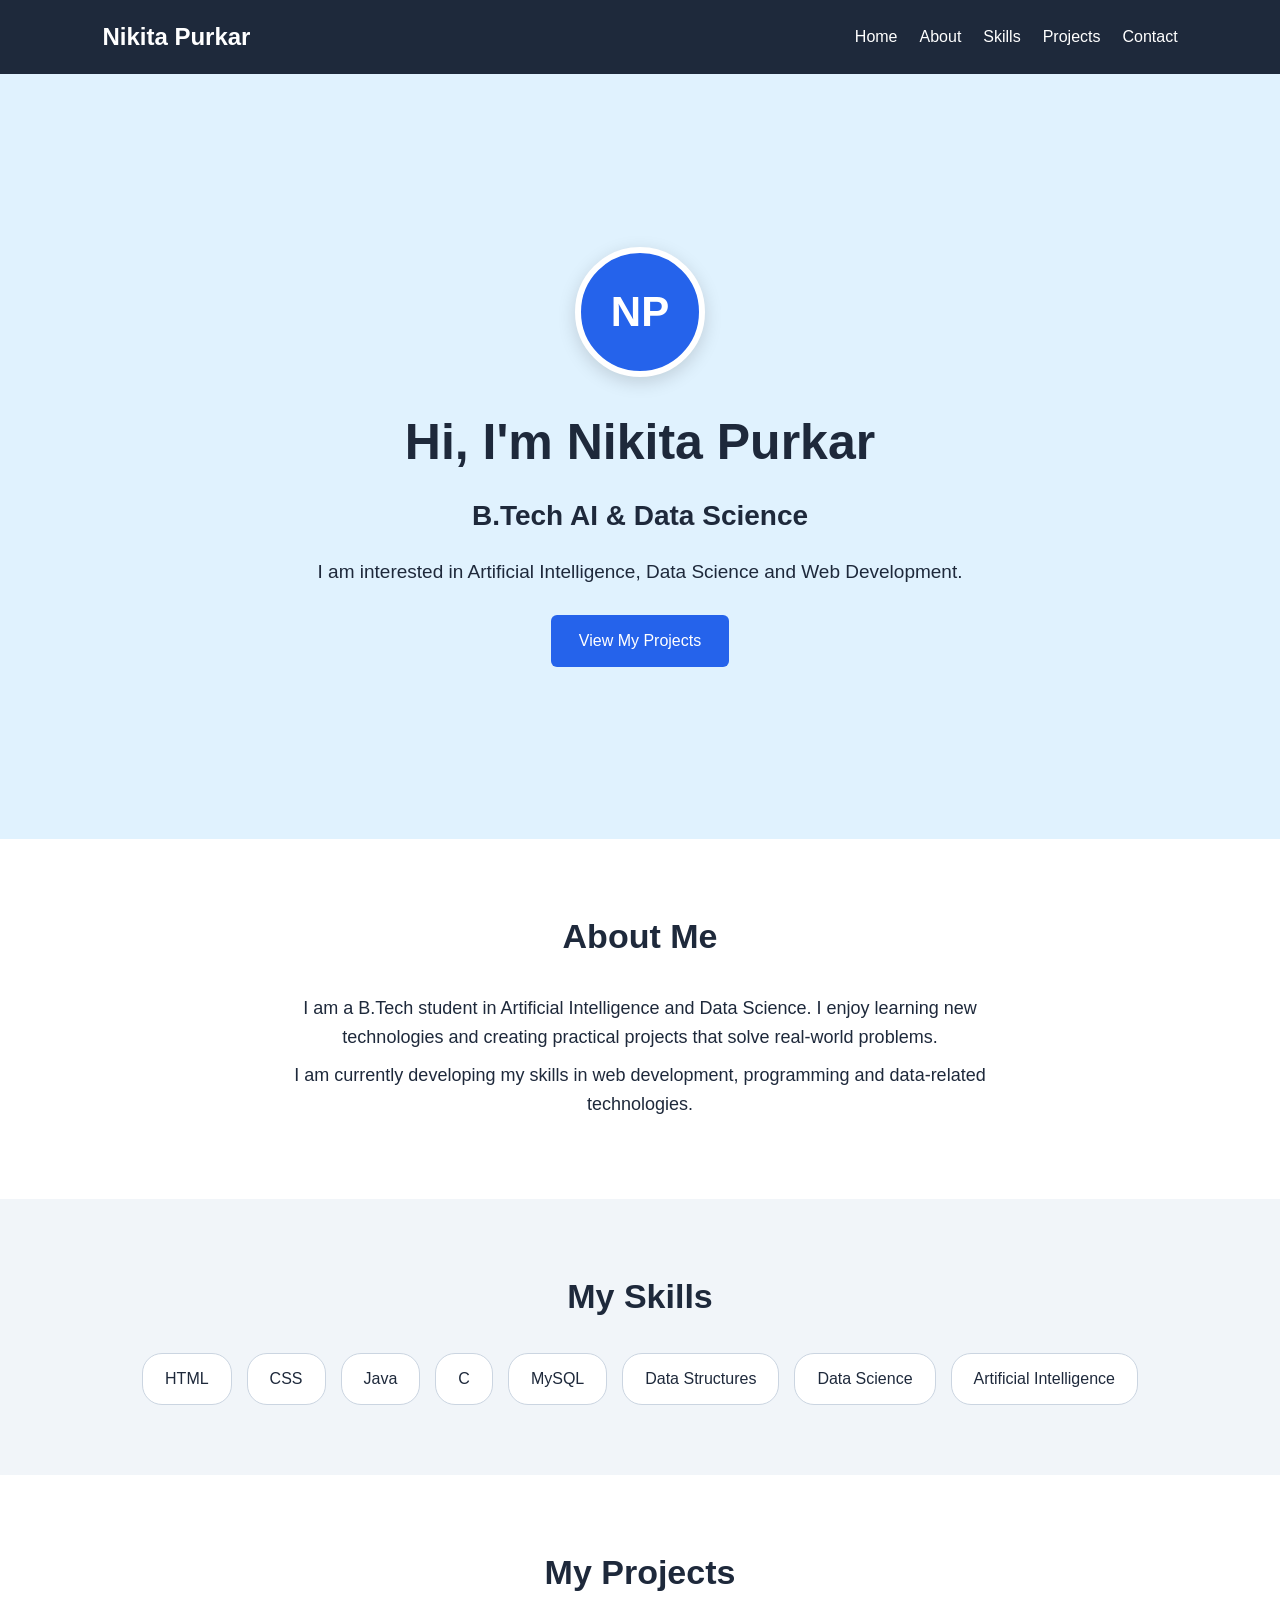
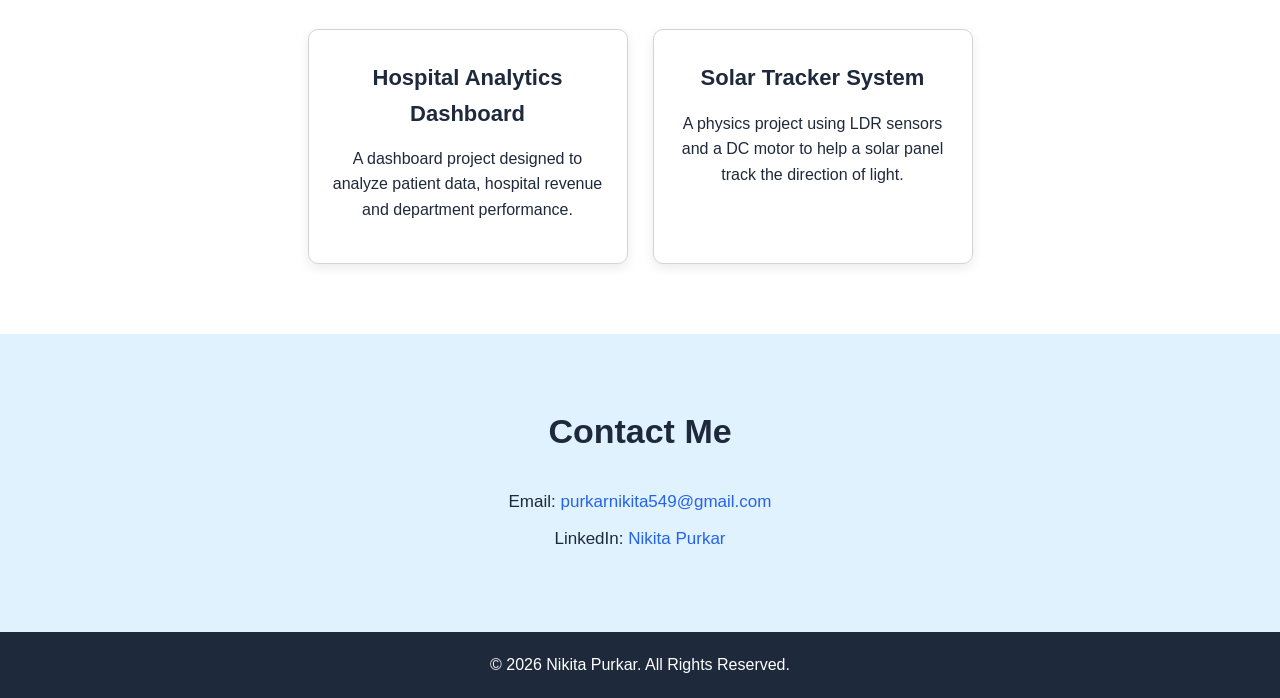
<file: WebDev-L1-PersonalPortfolio/index.html>
<!DOCTYPE html>
<html lang="en">

<head>
    <meta charset="UTF-8">
    <meta name="viewport" content="width=device-width, initial-scale=1.0">
    <title>Nikita Purkar | Personal Portfolio</title>
    <link rel="stylesheet" href="style.css">
</head>

<body>

    <!-- Navigation -->
    <nav class="navbar">
        <div class="logo">Nikita Purkar</div>

        <ul class="nav-links">
            <li><a href="#home">Home</a></li>
            <li><a href="#about">About</a></li>
            <li><a href="#skills">Skills</a></li>
            <li><a href="#projects">Projects</a></li>
            <li><a href="#contact">Contact</a></li>
        </ul>
    </nav>


    <!-- Hero Section -->
    <section id="home" class="hero">

        <div class="hero-content">

            <!-- Profile Photo Placeholder -->
            <div class="profile-photo">
                NP
            </div>

            <h1>Hi, I'm Nikita Purkar</h1>

            <h2>B.Tech AI & Data Science</h2>

            <p>
                I am interested in Artificial Intelligence,
                Data Science and Web Development.
            </p>

            <a href="#projects" class="btn">View My Projects</a>

        </div>

    </section>


    <!-- About Section -->
    <section id="about" class="section">

        <h2>About Me</h2>

        <p>
            I am a B.Tech student in Artificial Intelligence and Data Science.
            I enjoy learning new technologies and creating practical projects
            that solve real-world problems.
        </p>

        <p>
            I am currently developing my skills in web development,
            programming and data-related technologies.
        </p>

    </section>


    <!-- Skills Section -->
    <section id="skills" class="skills-section">

        <h2>My Skills</h2>

        <div class="skills">

            <div class="skill">HTML</div>
            <div class="skill">CSS</div>
            <div class="skill">Java</div>
            <div class="skill">C</div>
            <div class="skill">MySQL</div>
            <div class="skill">Data Structures</div>
            <div class="skill">Data Science</div>
            <div class="skill">Artificial Intelligence</div>

        </div>

    </section>


    <!-- Projects Section -->
    <section id="projects" class="section">

        <h2>My Projects</h2>

        <div class="project-container">

            <!-- Project 1 -->
            <div class="project-card">

                <h3>Hospital Analytics Dashboard</h3>

                <p>
                    A dashboard project designed to analyze patient data,
                    hospital revenue and department performance.
                </p>

            </div>


            <!-- Project 2 -->
            <div class="project-card">

                <h3>Solar Tracker System</h3>

                <p>
                    A physics project using LDR sensors and a DC motor
                    to help a solar panel track the direction of light.
                </p>

            </div>

        </div>

    </section>


    <!-- Contact Section -->
    <section id="contact" class="contact">

        <h2>Contact Me</h2>

        <p>
            Email:
            <a href="mailto:purkarnikita549@gmail.com">
                purkarnikita549@gmail.com
            </a>
        </p>

        <p>
            LinkedIn:
            <a href="https://www.linkedin.com/in/nikita-purkar-96b6143a2/"
               target="_blank">
                Nikita Purkar
            </a>
        </p>

    </section>


    <!-- Footer -->
    <footer>

        <p>
            &copy; 2026 Nikita Purkar. All Rights Reserved.
        </p>

    </footer>

</body>

</html>
</file>
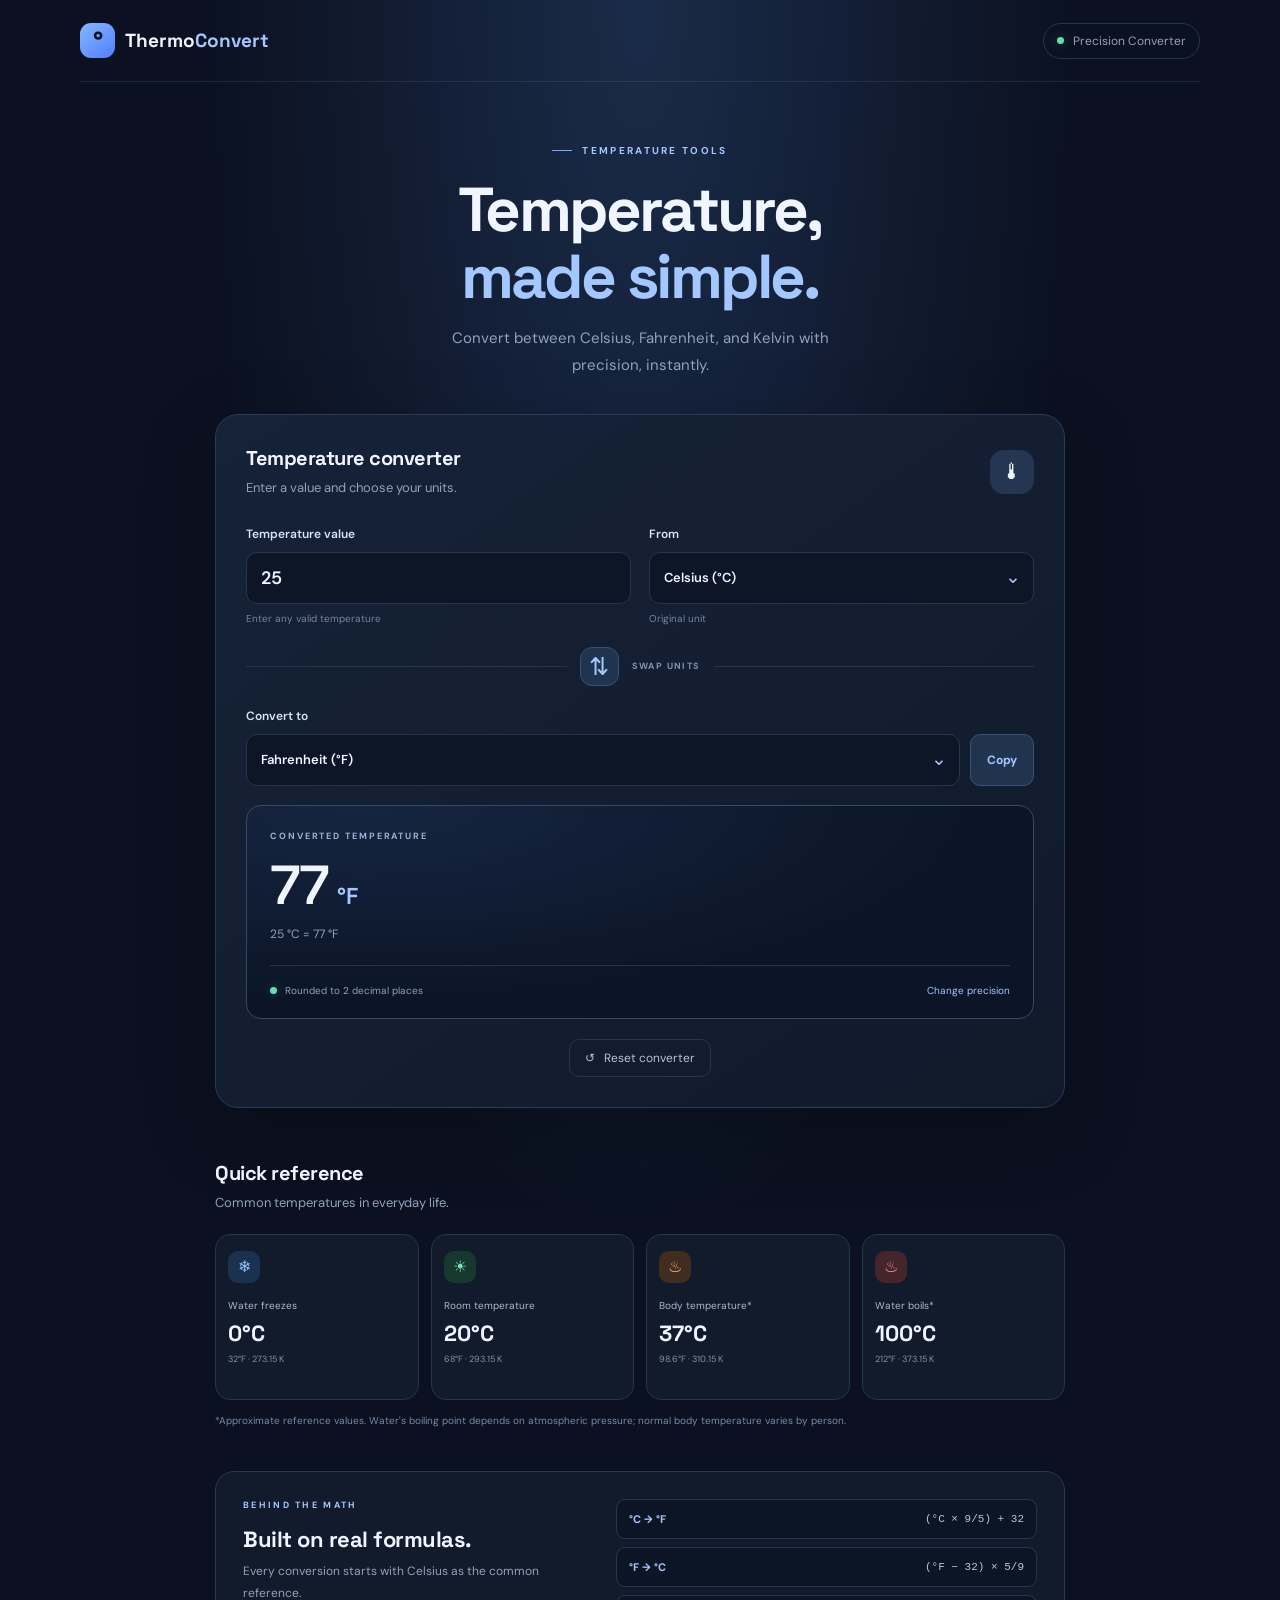
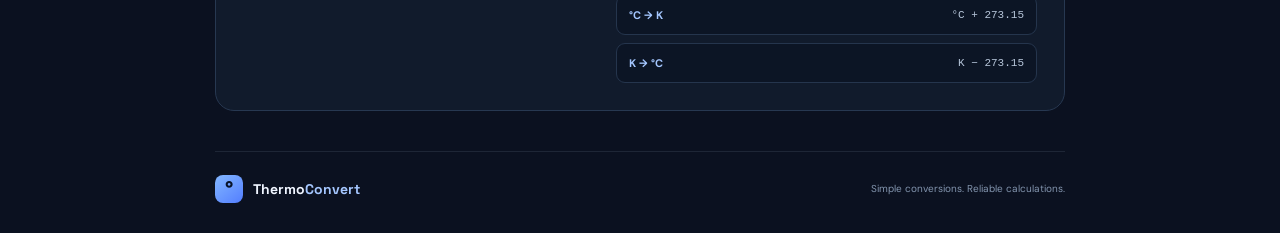
<file: webDev-L1-TemperatureConvertor/index.html>
<!DOCTYPE html>
<html lang="en">
<head>
  <meta charset="UTF-8">
  <meta name="viewport" content="width=device-width, initial-scale=1.0">
  <meta name="theme-color" content="#101827">
  <meta name="description" content="A professional temperature converter for Celsius, Fahrenheit and Kelvin with instant, accurate conversions.">
  <title>ThermoConvert | Temperature Converter</title>
  <link rel="stylesheet" href="style.css">
  <script src="script.js" defer></script>
</head>
<body>
  <header class="topbar">
    <a class="brand" href="#" aria-label="ThermoConvert home">
      <span class="brand-icon">°</span>
      <span>Thermo<span class="brand-accent">Convert</span></span>
    </a>
    <span class="header-tag">
      <span class="status-dot"></span> Precision Converter
    </span>
  </header>

  <main class="page">
    <section class="hero">
      <div class="eyebrow">
        <span class="eyebrow-line"></span>
        TEMPERATURE TOOLS
      </div>
      <h1>Temperature,<br><span>made simple.</span></h1>
      <p class="hero-description">
        Convert between Celsius, Fahrenheit, and Kelvin with
        precision, instantly.
      </p>
    </section>

    <section class="converter-card" aria-labelledby="converter-title">
      <div class="card-heading">
        <div>
          <h2 id="converter-title">Temperature converter</h2>
          <p>Enter a value and choose your units.</p>
        </div>
        <div class="thermometer-icon" aria-hidden="true">🌡</div>
      </div>

      <div class="field-grid">
        <div class="field">
          <label for="temperature">Temperature value</label>
          <input
            id="temperature"
            type="number"
            step="any"
            inputmode="decimal"
            placeholder="e.g. 25"
            value="25"
            autocomplete="off"
          >
          <span class="field-hint">Enter any valid temperature</span>
        </div>

        <div class="field">
          <label for="fromUnit">From</label>
          <div class="select-wrap">
            <select id="fromUnit">
              <option value="C" selected>Celsius (°C)</option>
              <option value="F">Fahrenheit (°F)</option>
              <option value="K">Kelvin (K)</option>
            </select>
          </div>
          <span class="field-hint">Original unit</span>
        </div>
      </div>

      <div class="swap-row">
        <span class="swap-line"></span>
        <button id="swapBtn" class="swap-btn" type="button"
          aria-label="Swap temperature units" title="Swap units">
          ⇅
        </button>
        <span class="swap-label">SWAP UNITS</span>
        <span class="swap-line"></span>
      </div>

      <div class="field output-field">
        <label for="toUnit">Convert to</label>
        <div class="output-controls">
          <div class="select-wrap">
            <select id="toUnit">
              <option value="C">Celsius (°C)</option>
              <option value="F" selected>Fahrenheit (°F)</option>
              <option value="K">Kelvin (K)</option>
            </select>
          </div>
          <button id="copyBtn" class="copy-btn" type="button"
            title="Copy result" aria-label="Copy conversion result">
            Copy
          </button>
        </div>
      </div>

      <div class="result-panel" aria-live="polite" aria-atomic="true">
        <div class="result-caption">CONVERTED TEMPERATURE</div>
        <div class="result-number">
          <span id="result">77</span>
          <span id="resultUnit">°F</span>
        </div>
        <div id="resultMessage" class="result-message">
          25 °C is equal to 77 °F
        </div>
        <div class="result-divider"></div>
        <div class="result-footer">
          <span class="accuracy-dot"></span>
          <span id="precisionNote">Rounded to 2 decimal places</span>
          <button id="precisionBtn" class="precision-btn" type="button">
            Change precision
          </button>
        </div>
        <div id="precisionOptions" class="precision-options" hidden>
          <label for="precision">Decimal places</label>
          <select id="precision">
            <option value="2" selected>2 places</option>
            <option value="0">0 places</option>
            <option value="1">1 place</option>
            <option value="3">3 places</option>
            <option value="4">4 places</option>
            <option value="6">6 places</option>
          </select>
        </div>
      </div>

      <p id="errorMessage" class="error-message" role="alert" hidden></p>

      <div class="action-row">
        <button id="resetBtn" class="reset-btn" type="button">
          ↺ &nbsp; Reset converter
        </button>
      </div>
    </section>

    <section class="quick-section">
      <div class="section-heading">
        <div>
          <h2>Quick reference</h2>
          <p>Common temperatures in everyday life.</p>
        </div>
      </div>

      <div class="reference-grid">
        <button class="reference-card" type="button"
          data-value="0" data-unit="C">
          <span class="reference-icon blue">❄</span>
          <span class="reference-name">Water freezes</span>
          <strong>0°C</strong>
          <span class="reference-sub">32°F · 273.15 K</span>
        </button>

        <button class="reference-card" type="button"
          data-value="20" data-unit="C">
          <span class="reference-icon green">☀</span>
          <span class="reference-name">Room temperature</span>
          <strong>20°C</strong>
          <span class="reference-sub">68°F · 293.15 K</span>
        </button>

        <button class="reference-card" type="button"
          data-value="37" data-unit="C">
          <span class="reference-icon orange">♨</span>
          <span class="reference-name">Body temperature*</span>
          <strong>37°C</strong>
          <span class="reference-sub">98.6°F · 310.15 K</span>
        </button>

        <button class="reference-card" type="button"
          data-value="100" data-unit="C">
          <span class="reference-icon red">♨</span>
          <span class="reference-name">Water boils*</span>
          <strong>100°C</strong>
          <span class="reference-sub">212°F · 373.15 K</span>
        </button>
      </div>
      <p class="reference-note">
        *Approximate reference values. Water's boiling point depends on
        atmospheric pressure; normal body temperature varies by person.
      </p>
    </section>

    <section class="formula-section">
      <div>
        <span class="formula-eyebrow">BEHIND THE MATH</span>
        <h2>Built on real formulas.</h2>
        <p>Every conversion starts with Celsius as the common reference.</p>
      </div>
      <div class="formula-list">
        <div class="formula-item">
          <span class="formula-symbol">°C → °F</span>
          <code>(°C × 9/5) + 32</code>
        </div>
        <div class="formula-item">
          <span class="formula-symbol">°F → °C</span>
          <code>(°F − 32) × 5/9</code>
        </div>
        <div class="formula-item">
          <span class="formula-symbol">°C → K</span>
          <code>°C + 273.15</code>
        </div>
        <div class="formula-item">
          <span class="formula-symbol">K → °C</span>
          <code>K − 273.15</code>
        </div>
      </div>
    </section>

    <footer class="footer">
      <a class="brand footer-brand" href="#">
        <span class="brand-icon">°</span>
        <span>Thermo<span class="brand-accent">Convert</span></span>
      </a>
      <span>Simple conversions. Reliable calculations.</span>
    </footer>
  </main>
</body>
</html>
</file>
<file: WebDev-L1-PersonalPortfolio/style.css>
* {
    margin: 0;
    padding: 0;
    box-sizing: border-box;
}

html {
    scroll-behavior: smooth;
}

body {
    font-family: Arial, sans-serif;
    line-height: 1.6;
    color: #1e293b;
    background: white;
}

/* Navigation */
.navbar {
    position: sticky;
    top: 0;
    display: flex;
    justify-content: space-between;
    align-items: center;
    padding: 18px 8%;
    background: #1e293b;
    color: white;
    z-index: 1000;
}

.logo {
    font-size: 24px;
    font-weight: bold;
}

.nav-links {
    display: flex;
    list-style: none;
    gap: 22px;
}

.nav-links a {
    color: white;
    text-decoration: none;
    font-size: 16px;
}

.nav-links a:hover {
    color: #93c5fd;
}

/* Hero Section */
.hero {
    min-height: 85vh;
    display: flex;
    justify-content: center;
    align-items: center;
    text-align: center;
    padding: 50px 20px;
    background: #e0f2fe;
}

.hero-content {
    max-width: 800px;
}

/* Profile Photo Placeholder */
.profile-photo {
    width: 130px;
    height: 130px;
    margin: 0 auto 25px;
    border-radius: 50%;
    background: #2563eb;
    color: white;
    display: flex;
    justify-content: center;
    align-items: center;
    font-size: 42px;
    font-weight: bold;
    border: 6px solid white;
    box-shadow: 0 5px 18px rgba(0, 0, 0, 0.15);
}

.hero h1 {
    font-size: 50px;
    margin-bottom: 12px;
}

.hero h2 {
    font-size: 28px;
    margin-bottom: 18px;
}

.hero p {
    font-size: 19px;
    margin-bottom: 28px;
}

.btn {
    display: inline-block;
    padding: 13px 28px;
    background: #2563eb;
    color: white;
    text-decoration: none;
    border-radius: 6px;
    font-size: 16px;
}

.btn:hover {
    background: #1d4ed8;
}

/* Common Sections */
.section,
.skills-section {
    padding: 70px 8%;
    text-align: center;
}

.section h2,
.skills-section h2,
.contact h2 {
    font-size: 34px;
    margin-bottom: 30px;
}

.section p {
    max-width: 750px;
    margin: 10px auto;
    font-size: 18px;
}

/* Skills Section */
.skills-section {
    background: #f1f5f9;
}

.skills {
    display: flex;
    justify-content: center;
    gap: 15px;
    flex-wrap: wrap;
}

.skill {
    padding: 12px 22px;
    background: white;
    border: 1px solid #cbd5e1;
    border-radius: 20px;
    font-size: 16px;
}

.skill:hover {
    background: #e0f2fe;
}

/* Projects Section */
.project-container {
    display: flex;
    justify-content: center;
    gap: 25px;
    flex-wrap: wrap;
}

.project-card {
    width: 320px;
    min-height: 190px;
    padding: 30px 22px;
    border: 1px solid #d1d5db;
    border-radius: 10px;
    background: white;
    box-shadow: 0 4px 12px rgba(0, 0, 0, 0.08);
}

.project-card h3 {
    font-size: 22px;
    margin-bottom: 15px;
}

.project-card p {
    font-size: 16px;
}

/* Contact Section */
.contact {
    padding: 70px 8%;
    text-align: center;
    background: #e0f2fe;
}

.contact p {
    margin: 10px 0;
    font-size: 17px;
}

.contact a {
    color: #2563eb;
    text-decoration: none;
}

.contact a:hover {
    text-decoration: underline;
}

/* Footer */
footer {
    text-align: center;
    padding: 20px;
    background: #1e293b;
    color: white;
}

/* Mobile Responsive */
@media (max-width: 700px) {

    .navbar {
        flex-direction: column;
        gap: 15px;
    }

    .nav-links {
        gap: 10px;
        flex-wrap: wrap;
        justify-content: center;
    }

    .hero {
        padding: 40px 15px;
    }

    .profile-photo {
        width: 110px;
        height: 110px;
        font-size: 36px;
    }

    .hero h1 {
        font-size: 38px;
    }

    .hero h2 {
        font-size: 23px;
    }

    .hero p {
        font-size: 17px;
    }

    .project-card {
        width: 100%;
        max-width: 350px;
    }
}
</file>
<file: webDev-L1-TemperatureConvertor/style.css>
@import url('https://fonts.googleapis.com/css2?family=DM+Sans:wght@400;500;600;700&family=Space+Grotesk:wght@400;500;600;700&display=swap');

:root {
  color-scheme: dark;
  --bg: #0b1120;
  --card: #121c2e;
  --field: #0d1627;
  --border: #26354b;
  --text: #f0f5ff;
  --muted: #92a2ba;
  --accent: #76a9ff;
  --accent-light: #a5c7ff;
  --green: #5ee0b0;
}

* {
  box-sizing: border-box;
}

html {
  scroll-behavior: smooth;
}

body {
  margin: 0;
  min-height: 100vh;
  background:
    radial-gradient(ellipse at 50% 0%, #1a2b49 0%, transparent 48%),
    var(--bg);
  color: var(--text);
  font-family: 'DM Sans', sans-serif;
  -webkit-font-smoothing: antialiased;
}

button,
input,
select {
  font: inherit;
}

button,
select {
  cursor: pointer;
}

button:focus-visible,
input:focus-visible,
select:focus-visible,
a:focus-visible {
  outline: 2px solid var(--accent);
  outline-offset: 3px;
}

.topbar {
  width: min(1120px, calc(100% - 40px));
  margin: auto;
  height: 82px;
  display: flex;
  align-items: center;
  justify-content: space-between;
  border-bottom: 1px solid rgba(146, 162, 186, 0.14);
}

.brand {
  display: inline-flex;
  align-items: center;
  gap: 10px;
  color: var(--text);
  text-decoration: none;
  font-family: 'Space Grotesk', sans-serif;
  font-weight: 700;
  font-size: 19px;
}

.brand-icon {
  display: grid;
  place-items: center;
  width: 35px;
  height: 35px;
  border-radius: 11px;
  background: linear-gradient(140deg, #83b7ff, #537eff);
  color: #081328;
  font-size: 26px;
  line-height: 1;
}

.brand-accent {
  color: var(--accent-light);
}

.header-tag {
  display: flex;
  align-items: center;
  gap: 9px;
  color: var(--muted);
  font-size: 12px;
  border: 1px solid var(--border);
  border-radius: 30px;
  padding: 9px 13px;
}

.status-dot,
.accuracy-dot {
  width: 7px;
  height: 7px;
  display: inline-block;
  flex-shrink: 0;
  border-radius: 50%;
  background: var(--green);
  box-shadow: 0 0 12px rgba(94, 224, 176, 0.3);
}

.page {
  width: min(850px, calc(100% - 40px));
  margin: 0 auto;
}

.hero {
  text-align: center;
  padding: 62px 0 35px;
}

.eyebrow,
.formula-eyebrow {
  display: flex;
  align-items: center;
  justify-content: center;
  gap: 10px;
  color: var(--accent-light);
  letter-spacing: 2.3px;
  font-size: 10px;
  font-weight: 700;
}

.eyebrow-line {
  width: 20px;
  height: 1px;
  background: var(--accent);
}

h1,
h2,
p {
  margin-top: 0;
}

.hero h1 {
  margin: 20px 0 14px;
  font-family: 'Space Grotesk', sans-serif;
  font-size: clamp(39px, 7vw, 62px);
  line-height: 1.08;
  letter-spacing: -2.8px;
}

.hero h1 span {
  color: var(--accent-light);
}

.hero-description {
  max-width: 420px;
  margin: 0 auto;
  color: var(--muted);
  font-size: 15px;
  line-height: 1.8;
}

.converter-card {
  padding: 30px;
  background: linear-gradient(145deg, #162238, #101a2b);
  border: 1px solid #2a3b55;
  border-radius: 23px;
  box-shadow: 0 24px 80px rgba(0, 0, 0, 0.22);
}

.card-heading {
  display: flex;
  justify-content: space-between;
  align-items: center;
  gap: 15px;
  margin-bottom: 27px;
}

.card-heading h2,
.section-heading h2,
.formula-section h2 {
  margin-bottom: 7px;
  font-family: 'Space Grotesk', sans-serif;
  font-size: 20px;
  letter-spacing: -0.5px;
}

.card-heading p,
.section-heading p {
  margin-bottom: 0;
  color: var(--muted);
  font-size: 13px;
  line-height: 1.6;
}

.thermometer-icon {
  display: grid;
  place-items: center;
  width: 44px;
  height: 44px;
  border-radius: 14px;
  background: #243652;
  font-size: 22px;
}

.field-grid {
  display: grid;
  grid-template-columns: 1fr 1fr;
  gap: 18px;
}

.field {
  min-width: 0;
}

.field label {
  display: block;
  margin-bottom: 10px;
  color: #d8e3f4;
  font-size: 12px;
  font-weight: 600;
}

.field input,
.field select,
.precision-options select {
  width: 100%;
  min-width: 0;
  height: 52px;
  padding: 0 14px;
  background: var(--field);
  color: var(--text);
  border: 1px solid var(--border);
  border-radius: 11px;
  outline: none;
  transition: border-color 0.2s, box-shadow 0.2s;
}

.field input {
  font-size: 18px;
  font-weight: 600;
}

.field input::placeholder {
  color: #687c98;
}

.field input:focus,
.field select:focus,
.precision-options select:focus {
  border-color: var(--accent);
  box-shadow: 0 0 0 3px rgba(118, 169, 255, 0.1);
}

.select-wrap {
  position: relative;
}

.select-wrap select {
  appearance: none;
  padding-right: 35px;
  font-size: 13px;
  font-weight: 600;
}

.select-wrap::after {
  content: '⌄';
  position: absolute;
  right: 13px;
  top: 12px;
  pointer-events: none;
  color: var(--accent-light);
  font-size: 19px;
}

select option {
  background: #121c2e;
  color: var(--text);
}

.field-hint {
  display: block;
  margin-top: 8px;
  color: #7487a2;
  font-size: 10px;
}

.swap-row {
  display: flex;
  align-items: center;
  justify-content: center;
  gap: 13px;
  margin: 22px 0;
}

.swap-line {
  flex: 1;
  height: 1px;
  background: var(--border);
}

.swap-btn {
  display: grid;
  place-items: center;
  width: 39px;
  height: 39px;
  border: 1px solid #385174;
  border-radius: 12px;
  background: #20334f;
  color: var(--accent-light);
  font-size: 24px;
  transition: transform 0.25s, background 0.2s;
}

.swap-btn:hover {
  transform: rotate(180deg);
  background: #2a4265;
}

.swap-label {
  color: #8295b1;
  font-size: 9px;
  font-weight: 700;
  letter-spacing: 1.4px;
}

.output-field {
  margin-bottom: 19px;
}

.output-controls {
  display: flex;
  gap: 10px;
}

.output-controls .select-wrap {
  flex: 1;
  min-width: 0;
}

.copy-btn {
  padding: 0 16px;
  border: 1px solid #3b5273;
  border-radius: 10px;
  background: #20334f;
  color: var(--accent-light);
  font-size: 12px;
  font-weight: 700;
  transition: background 0.2s;
}

.copy-btn:hover {
  background: #2a4569;
}

.result-panel {
  padding: 24px 23px 17px;
  border: 1px solid #334a69;
  border-radius: 15px;
  background:
    radial-gradient(ellipse at 15% 0%, rgba(80, 129, 205, 0.15), transparent 65%),
    #0b1527;
}

.result-caption {
  color: #9db3d3;
  font-size: 9px;
  font-weight: 700;
  letter-spacing: 1.9px;
}

.result-number {
  display: flex;
  flex-wrap: wrap;
  align-items: baseline;
  gap: 9px;
  margin: 10px 0 7px;
  font-family: 'Space Grotesk', sans-serif;
  font-size: clamp(40px, 7vw, 55px);
  font-weight: 600;
  line-height: 1.2;
  letter-spacing: -2px;
  overflow-wrap: anywhere;
}

#resultUnit {
  color: var(--accent-light);
  font-size: 23px;
  letter-spacing: -0.5px;
}

.result-message {
  color: var(--muted);
  font-size: 12px;
  line-height: 1.6;
  overflow-wrap: anywhere;
}

.result-divider {
  height: 1px;
  margin: 21px 0 14px;
  background: #24344c;
}

.result-footer {
  display: flex;
  flex-wrap: wrap;
  align-items: center;
  gap: 8px;
  color: #8da1bd;
  font-size: 10px;
}

.precision-btn {
  margin-left: auto;
  padding: 4px 0 4px 8px;
  border: 0;
  background: transparent;
  color: var(--accent-light);
  font-size: 10px;
}

.precision-btn:hover {
  text-decoration: underline;
}

.precision-options {
  display: flex;
  flex-wrap: wrap;
  align-items: center;
  gap: 12px;
  margin-top: 16px;
  padding-top: 13px;
  border-top: 1px solid #24344c;
  color: var(--muted);
  font-size: 11px;
}

.precision-options select {
  width: auto;
  height: 36px;
  padding: 0 10px;
  font-size: 11px;
}

.error-message {
  margin: 13px 0 0;
  padding: 12px;
  border: 1px solid #8d4650;
  border-radius: 9px;
  background: #361c29;
  color: #ffb5bd;
  font-size: 12px;
  line-height: 1.6;
}

.action-row {
  display: flex;
  justify-content: center;
  margin-top: 20px;
}

.reset-btn {
  padding: 10px 15px;
  border: 1px solid var(--border);
  border-radius: 10px;
  background: transparent;
  color: #b4c2d6;
  font-size: 12px;
  transition: background 0.2s;
}

.reset-btn:hover {
  background: #1b2a40;
}

.quick-section {
  padding: 52px 0 42px;
}

.section-heading {
  margin-bottom: 20px;
}

.reference-grid {
  display: grid;
  grid-template-columns: repeat(4, minmax(0, 1fr));
  gap: 12px;
}

.reference-card {
  display: flex;
  flex-direction: column;
  align-items: flex-start;
  min-width: 0;
  min-height: 166px;
  padding: 16px 12px;
  border: 1px solid #25354d;
  border-radius: 15px;
  background: #111b2c;
  color: var(--text);
  text-align: left;
  transition: transform 0.2s, border-color 0.2s;
}

.reference-card:hover {
  transform: translateY(-3px);
  border-color: #5c82ba;
}

.reference-icon {
  display: grid;
  place-items: center;
  width: 32px;
  height: 32px;
  margin-bottom: 15px;
  border-radius: 10px;
  font-size: 16px;
}

.reference-icon.blue {
  background: #1a3150;
  color: #91c5ff;
}

.reference-icon.green {
  background: #17372f;
  color: #75e6bb;
}

.reference-icon.orange {
  background: #402d20;
  color: #ffbc83;
}

.reference-icon.red {
  background: #43252b;
  color: #ff9999;
}

.reference-name {
  color: #aab9cd;
  font-size: 10px;
  line-height: 1.5;
}

.reference-card strong {
  margin: 6px 0;
  font-family: 'Space Grotesk', sans-serif;
  font-size: 22px;
}

.reference-sub {
  color: #8193ac;
  font-size: 9px;
  line-height: 1.5;
}

.reference-note {
  margin: 12px 0 0;
  color: #788aa4;
  font-size: 10px;
  line-height: 1.7;
}

.formula-section {
  display: grid;
  grid-template-columns: 0.9fr 1.1fr;
  gap: 28px;
  padding: 27px;
  border: 1px solid #273851;
  border-radius: 19px;
  background: #111b2c;
}

.formula-eyebrow {
  justify-content: flex-start;
  font-size: 9px;
}

.formula-section h2 {
  margin-top: 14px;
  font-size: 22px;
  line-height: 1.35;
}

.formula-section p {
  margin-bottom: 0;
  color: var(--muted);
  font-size: 12px;
  line-height: 1.8;
}

.formula-list {
  display: flex;
  flex-direction: column;
  gap: 8px;
}

.formula-item {
  display: flex;
  justify-content: space-between;
  align-items: center;
  flex-wrap: wrap;
  gap: 10px;
  padding: 12px;
  border: 1px solid #25354d;
  border-radius: 9px;
  background: #0c1525;
}

.formula-symbol {
  color: var(--accent-light);
  font-size: 11px;
  font-weight: 700;
}

.formula-item code {
  color: #b7c6da;
  font-size: 11px;
}

.footer {
  display: flex;
  align-items: center;
  justify-content: space-between;
  gap: 15px;
  margin-top: 40px;
  padding: 23px 0 30px;
  border-top: 1px solid rgba(146, 162, 186, 0.14);
  color: #8496af;
  font-size: 10px;
}

.footer-brand {
  font-size: 14px;
}

.footer-brand .brand-icon {
  width: 28px;
  height: 28px;
  border-radius: 8px;
  font-size: 21px;
}

[hidden] {
  display: none !important;
}

@media (max-width: 650px) {
  .topbar {
    width: calc(100% - 30px);
    height: 70px;
  }

  .brand {
    font-size: 16px;
  }

  .brand-icon {
    width: 31px;
    height: 31px;
  }

  .header-tag {
    padding: 8px 10px;
    font-size: 10px;
  }

  .page {
    width: calc(100% - 30px);
  }

  .hero {
    padding: 46px 0 29px;
  }

  .hero h1 {
    letter-spacing: -1.8px;
  }

  .hero-description {
    font-size: 13px;
  }

  .converter-card {
    padding: 20px 16px;
    border-radius: 17px;
  }

  .card-heading h2 {
    font-size: 17px;
  }

  .field-grid {
    grid-template-columns: 1fr;
    gap: 17px;
  }

  .field input,
  .field select {
    height: 49px;
  }

  .swap-row {
    margin: 20px 0;
  }

  .result-panel {
    padding: 20px 15px 15px;
  }

  .result-number {
    letter-spacing: -1px;
  }

  .reference-grid {
    grid-template-columns: repeat(2, minmax(0, 1fr));
    gap: 10px;
  }

  .reference-card {
    min-height: 150px;
    padding: 13px;
  }

  .formula-section {
    grid-template-columns: 1fr;
    gap: 20px;
    padding: 20px 16px;
  }

  .footer {
    align-items: flex-start;
    flex-direction: column;
  }
}

@media (prefers-reduced-motion: reduce) {
  *,
  *::before,
  *::after {
    scroll-behavior: auto !important;
    transition-duration: 0.01ms !important;
    animation-duration: 0.01ms !important;
  }
}
</file>
